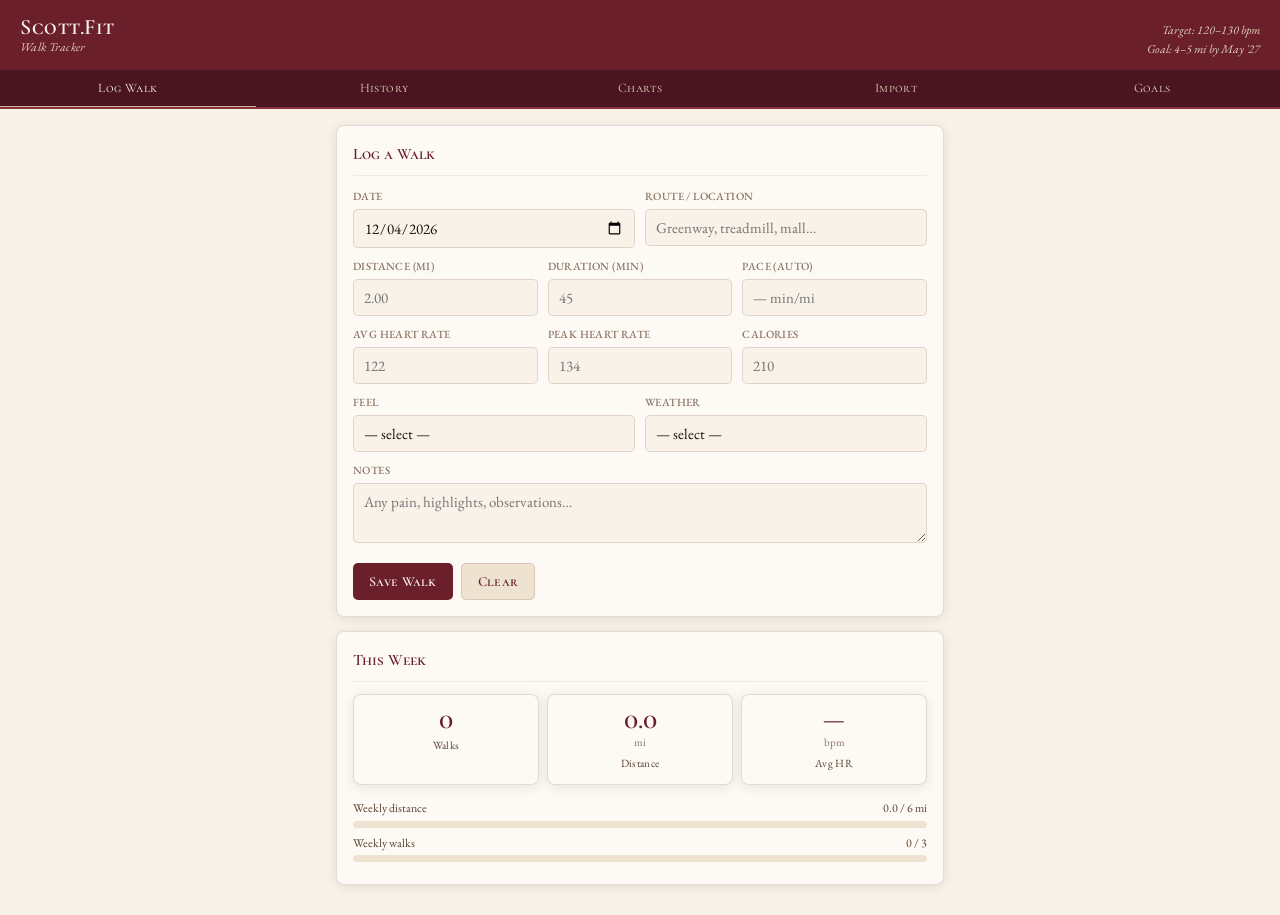
<file: walk-tracker.html>
<!DOCTYPE html>
<html lang="en">
<head>
<meta charset="UTF-8">
<meta name="viewport" content="width=device-width, initial-scale=1, viewport-fit=cover">
<title>Scott.Fit — Walk Tracker</title>
<link rel="preconnect" href="https://fonts.googleapis.com">
<link href="https://fonts.googleapis.com/css2?family=Cormorant+SC:wght@400;600;700&family=EB+Garamond:ital,wght@0,400;0,500;1,400&display=swap" rel="stylesheet">
<style>
/* ── TOKENS ─────────────────────────────────────────────────────── */
:root {
  --burgundy:   #6B1F2A;
  --burgundy-d: #4A1420;
  --burgundy-l: #8B3040;
  --cream:      #F8F2E8;
  --cream-d:    #EDE3D0;
  --tan:        #C8B89A;
  --tan-l:      #DDD0B8;
  --ink:        #1C1008;
  --mid:        #5A4030;
  --muted:      #8A7060;
  --white:      #FDFAF5;
  --border:     rgba(107,31,42,0.15);
  --border-l:   rgba(107,31,42,0.08);
  --shadow:     0 2px 12px rgba(28,16,8,0.10);
  --r:          8px;

  /* heart-rate zones */
  --zone-rest:    #8BA8C4;
  --zone-easy:    #6BAD6B;
  --zone-fat:     #C4A63A;
  --zone-cardio:  #C47A3A;
  --zone-peak:    #B83A3A;
}

/* ── RESET ───────────────────────────────────────────────────────── */
*, *::before, *::after { box-sizing: border-box; margin: 0; padding: 0; }
html { height: 100%; }
body {
  font-family: 'EB Garamond', Georgia, serif;
  background: var(--cream);
  color: var(--ink);
  font-size: 16px;
  line-height: 1.55;
  min-height: 100%;
  padding-bottom: env(safe-area-inset-bottom, 0);
}

/* ── HEADER ──────────────────────────────────────────────────────── */
header {
  background: var(--burgundy);
  color: var(--cream);
  padding: 16px 20px 12px;
  padding-top: calc(16px + env(safe-area-inset-top, 0px));
  display: flex;
  align-items: baseline;
  justify-content: space-between;
  gap: 12px;
}
.app-title {
  font-family: 'Cormorant SC', serif;
  font-size: 22px;
  font-weight: 600;
  letter-spacing: 0.5px;
  line-height: 1;
}
.app-sub {
  font-size: 12px;
  color: var(--tan-l);
  font-style: italic;
  letter-spacing: 0.3px;
}
.header-right { text-align: right; }

/* ── NAV TABS ────────────────────────────────────────────────────── */
nav {
  background: var(--burgundy-d);
  display: flex;
  border-bottom: 2px solid var(--burgundy-l);
  overflow-x: auto;
  -webkit-overflow-scrolling: touch;
}
nav button {
  flex: 1;
  min-width: 80px;
  padding: 10px 6px;
  background: none;
  border: none;
  color: var(--tan-l);
  font-family: 'Cormorant SC', serif;
  font-size: 13px;
  letter-spacing: 0.4px;
  cursor: pointer;
  border-bottom: 3px solid transparent;
  margin-bottom: -2px;
  transition: color 0.15s, border-color 0.15s;
  white-space: nowrap;
}
nav button.active {
  color: var(--cream);
  border-bottom-color: var(--tan);
}
nav button:hover:not(.active) { color: var(--cream-d); }

/* ── PANELS ──────────────────────────────────────────────────────── */
.panel { display: none; padding: 16px; max-width: 640px; margin: 0 auto; }
.panel.active { display: block; }

/* ── CARD ────────────────────────────────────────────────────────── */
.card {
  background: var(--white);
  border: 1px solid var(--border);
  border-radius: var(--r);
  padding: 16px;
  margin-bottom: 14px;
  box-shadow: var(--shadow);
}
.card-title {
  font-family: 'Cormorant SC', serif;
  font-size: 16px;
  font-weight: 600;
  color: var(--burgundy);
  margin-bottom: 12px;
  border-bottom: 1px solid var(--border-l);
  padding-bottom: 8px;
  display: flex;
  justify-content: space-between;
  align-items: center;
}

/* ── FORM ────────────────────────────────────────────────────────── */
.form-row {
  display: grid;
  grid-template-columns: 1fr 1fr;
  gap: 10px;
  margin-bottom: 10px;
}
.form-row.triple { grid-template-columns: 1fr 1fr 1fr; }
.form-row.single { grid-template-columns: 1fr; }
label {
  display: block;
  font-size: 11px;
  font-weight: 500;
  color: var(--muted);
  letter-spacing: 0.4px;
  text-transform: uppercase;
  margin-bottom: 4px;
}
input[type=text], input[type=date], input[type=number], input[type=time], select, textarea {
  width: 100%;
  padding: 8px 10px;
  border: 1px solid var(--border);
  border-radius: 5px;
  background: var(--cream);
  color: var(--ink);
  font-family: 'EB Garamond', Georgia, serif;
  font-size: 15px;
  appearance: none;
  -webkit-appearance: none;
}
input:focus, select:focus, textarea:focus {
  outline: none;
  border-color: var(--burgundy);
  background: var(--white);
}
textarea { resize: vertical; min-height: 60px; }

/* ── BUTTONS ─────────────────────────────────────────────────────── */
.btn {
  display: inline-flex;
  align-items: center;
  gap: 6px;
  padding: 9px 16px;
  border-radius: 5px;
  border: none;
  cursor: pointer;
  font-family: 'Cormorant SC', serif;
  font-size: 14px;
  font-weight: 600;
  letter-spacing: 0.3px;
  transition: background 0.15s, transform 0.1s;
}
.btn:active { transform: scale(0.97); }
.btn-primary { background: var(--burgundy); color: var(--cream); }
.btn-primary:hover { background: var(--burgundy-l); }
.btn-secondary { background: var(--cream-d); color: var(--burgundy); border: 1px solid var(--border); }
.btn-secondary:hover { background: var(--tan-l); }
.btn-danger { background: #C04040; color: white; }
.btn-sm { padding: 5px 10px; font-size: 12px; }
.btn-row { display: flex; gap: 8px; flex-wrap: wrap; margin-top: 12px; }

/* ── STAT TILES ──────────────────────────────────────────────────── */
.tiles {
  display: grid;
  grid-template-columns: repeat(3, 1fr);
  gap: 8px;
  margin-bottom: 14px;
}
.tile {
  background: var(--white);
  border: 1px solid var(--border);
  border-radius: var(--r);
  padding: 12px 10px;
  text-align: center;
  box-shadow: var(--shadow);
}
.tile-val {
  font-family: 'Cormorant SC', serif;
  font-size: 26px;
  font-weight: 600;
  color: var(--burgundy);
  line-height: 1;
}
.tile-unit {
  font-size: 11px;
  color: var(--muted);
  margin-top: 1px;
}
.tile-label {
  font-size: 11px;
  color: var(--mid);
  margin-top: 4px;
  letter-spacing: 0.3px;
}

/* ── WALK LIST ───────────────────────────────────────────────────── */
.walk-item {
  border-bottom: 1px solid var(--border-l);
  padding: 10px 0;
  display: grid;
  grid-template-columns: auto 1fr auto;
  gap: 10px;
  align-items: start;
}
.walk-item:last-child { border-bottom: none; }
.walk-date-box {
  text-align: center;
  background: var(--cream-d);
  border-radius: 5px;
  padding: 4px 8px;
  min-width: 46px;
}
.walk-date-mon { font-size: 10px; color: var(--burgundy); font-weight: 600; letter-spacing: 0.5px; }
.walk-date-day { font-size: 20px; font-family: 'Cormorant SC', serif; color: var(--ink); line-height: 1; }
.walk-main { flex: 1; }
.walk-title { font-weight: 500; font-size: 15px; }
.walk-meta { font-size: 13px; color: var(--mid); line-height: 1.8; }
.walk-chips { display: flex; gap: 5px; flex-wrap: wrap; margin-top: 4px; }
.chip {
  font-size: 11px;
  padding: 2px 7px;
  border-radius: 10px;
  font-family: 'EB Garamond', serif;
}
.chip-dist { background: #E8EEF8; color: #2A4080; }
.chip-time { background: #EAF3EA; color: #2A5030; }
.chip-pace { background: #F3EAF0; color: #501840; }
.chip-hr   { background: #F3EDE0; color: #5A3800; }
.chip-cal  { background: #EAEEF0; color: #204050; }
.walk-actions { display: flex; gap: 4px; padding-top: 2px; }
.icon-btn {
  background: none; border: none; cursor: pointer;
  color: var(--muted); font-size: 16px; padding: 2px 4px;
  border-radius: 4px; line-height: 1;
}
.icon-btn:hover { color: var(--burgundy); background: var(--cream-d); }

/* ── CHART ───────────────────────────────────────────────────────── */
.chart-wrap { overflow-x: auto; }
svg.chart { display: block; width: 100%; min-width: 280px; }
.chart-legend { display: flex; gap: 12px; flex-wrap: wrap; margin-top: 8px; }
.legend-item { display: flex; align-items: center; gap: 5px; font-size: 12px; color: var(--mid); }
.legend-dot { width: 9px; height: 9px; border-radius: 50%; flex-shrink: 0; }

/* ── HR ZONE BAR ────────────────────────────────────────────────── */
.hr-zone-bar {
  height: 8px; border-radius: 4px; margin: 8px 0 4px;
  background: linear-gradient(to right,
    var(--zone-rest) 0% 20%,
    var(--zone-easy) 20% 40%,
    var(--zone-fat)  40% 60%,
    var(--zone-cardio) 60% 80%,
    var(--zone-peak) 80% 100%);
  position: relative;
}
.hr-marker {
  position: absolute; top: -3px;
  width: 14px; height: 14px; border-radius: 50%;
  border: 2px solid white;
  transform: translateX(-50%);
  box-shadow: 0 1px 4px rgba(0,0,0,0.3);
}

/* ── PROGRESS BAR ────────────────────────────────────────────────── */
.progress-wrap { margin: 6px 0; }
.progress-label { display: flex; justify-content: space-between; font-size: 12px; color: var(--mid); margin-bottom: 3px; }
.progress-track {
  height: 7px; background: var(--cream-d); border-radius: 4px; overflow: hidden;
}
.progress-fill {
  height: 100%; border-radius: 4px; background: var(--burgundy);
  transition: width 0.4s ease;
}

/* ── IMPORT ZONE ─────────────────────────────────────────────────── */
.drop-zone {
  border: 2px dashed var(--tan);
  border-radius: var(--r);
  padding: 24px;
  text-align: center;
  color: var(--muted);
  cursor: pointer;
  transition: border-color 0.2s, background 0.2s;
  margin-bottom: 12px;
}
.drop-zone.drag-over { border-color: var(--burgundy); background: var(--cream-d); }
.drop-zone p { font-size: 14px; margin-top: 6px; }
.import-result {
  font-size: 13px; color: var(--mid);
  background: var(--cream-d); border-radius: 5px;
  padding: 8px 12px; margin-top: 8px;
  display: none;
}

/* ── TOAST ───────────────────────────────────────────────────────── */
#toast {
  position: fixed; bottom: 24px; left: 50%; transform: translateX(-50%) translateY(80px);
  background: var(--burgundy-d); color: var(--cream);
  padding: 10px 20px; border-radius: 20px;
  font-size: 14px; font-family: 'Cormorant SC', serif; font-weight: 600;
  box-shadow: 0 4px 16px rgba(0,0,0,0.3);
  transition: transform 0.25s ease, opacity 0.25s ease;
  opacity: 0; pointer-events: none; z-index: 100;
  white-space: nowrap;
}
#toast.show { transform: translateX(-50%) translateY(0); opacity: 1; }

/* ── MISC ────────────────────────────────────────────────────────── */
.section-gap { margin-top: 20px; }
.empty-state { text-align: center; color: var(--muted); padding: 32px 0; font-style: italic; }
.goal-row { display: flex; justify-content: space-between; align-items: center; }
.divider { border: none; border-top: 1px solid var(--border-l); margin: 12px 0; }
.tag-row { display: flex; gap: 6px; flex-wrap: wrap; margin-top: 6px; }
.tag {
  font-size: 12px; padding: 3px 9px; border-radius: 10px; cursor: pointer;
  background: var(--cream-d); color: var(--mid); border: 1px solid var(--border);
  transition: background 0.15s;
  font-family: 'EB Garamond', serif;
}
.tag.selected { background: var(--burgundy); color: var(--cream); border-color: var(--burgundy); }

@media (prefers-color-scheme: dark) {
  :root {
    --cream: #1E1510; --cream-d: #2A1E16; --white: #251A12;
    --tan: #8A7050; --tan-l: #AA9070; --border: rgba(200,160,100,0.2);
    --border-l: rgba(200,160,100,0.1); --ink: #F0E8DC; --mid: #C0A888;
    --muted: #907060;
  }
}
</style>
</head>
<body>

<header>
  <div>
    <div class="app-title">Scott.Fit</div>
    <div class="app-sub">Walk Tracker</div>
  </div>
  <div class="header-right" style="font-size:12px;color:var(--tan-l);font-style:italic;">
    Target: 120–130 bpm<br>Goal: 4–5 mi by May '27
  </div>
</header>

<nav>
  <button class="active" onclick="showTab('log')">Log Walk</button>
  <button onclick="showTab('history')">History</button>
  <button onclick="showTab('charts')">Charts</button>
  <button onclick="showTab('import')">Import</button>
  <button onclick="showTab('goals')">Goals</button>
</nav>

<!-- ══════════════════════════════════════════════════════ -->
<!-- LOG TAB                                               -->
<!-- ══════════════════════════════════════════════════════ -->
<div id="tab-log" class="panel active">

  <div class="card">
    <div class="card-title">Log a Walk</div>

    <div class="form-row">
      <div>
        <label>Date</label>
        <input type="date" id="inp-date">
      </div>
      <div>
        <label>Route / Location</label>
        <input type="text" id="inp-route" placeholder="Greenway, treadmill, mall…">
      </div>
    </div>

    <div class="form-row triple">
      <div>
        <label>Distance (mi)</label>
        <input type="number" id="inp-dist" step="0.01" min="0" placeholder="2.00">
      </div>
      <div>
        <label>Duration (min)</label>
        <input type="number" id="inp-dur" step="1" min="0" placeholder="45">
      </div>
      <div>
        <label>Pace (auto)</label>
        <input type="text" id="inp-pace" readonly placeholder="— min/mi" style="color:var(--muted)">
      </div>
    </div>

    <div class="form-row triple">
      <div>
        <label>Avg Heart Rate</label>
        <input type="number" id="inp-hr-avg" step="1" min="50" max="220" placeholder="122">
      </div>
      <div>
        <label>Peak Heart Rate</label>
        <input type="number" id="inp-hr-peak" step="1" min="50" max="220" placeholder="134">
      </div>
      <div>
        <label>Calories</label>
        <input type="number" id="inp-cal" step="1" min="0" placeholder="210">
      </div>
    </div>

    <div class="form-row">
      <div>
        <label>Feel</label>
        <select id="inp-feel">
          <option value="">— select —</option>
          <option value="great">Great 💪</option>
          <option value="good">Good 👍</option>
          <option value="ok">OK 😐</option>
          <option value="tired">Tired 😓</option>
          <option value="tough">Tough 😤</option>
        </select>
      </div>
      <div>
        <label>Weather</label>
        <select id="inp-weather">
          <option value="">— select —</option>
          <option value="sunny">Sunny ☀️</option>
          <option value="cloudy">Cloudy ☁️</option>
          <option value="rainy">Rainy 🌧</option>
          <option value="snow">Snow ❄️</option>
          <option value="treadmill">Treadmill 🏠</option>
          <option value="hot">Hot 🥵</option>
          <option value="cold">Cold 🥶</option>
        </select>
      </div>
    </div>

    <div class="form-row single">
      <div>
        <label>Notes</label>
        <textarea id="inp-notes" placeholder="Any pain, highlights, observations…"></textarea>
      </div>
    </div>

    <div class="btn-row">
      <button class="btn btn-primary" onclick="saveWalk()">Save Walk</button>
      <button class="btn btn-secondary" onclick="clearForm()">Clear</button>
    </div>
  </div>

  <!-- Quick stats -->
  <div class="card">
    <div class="card-title">This Week</div>
    <div class="tiles" id="week-tiles">
      <div class="tile"><div class="tile-val" id="wk-walks">—</div><div class="tile-label">Walks</div></div>
      <div class="tile"><div class="tile-val" id="wk-dist">—</div><div class="tile-unit">mi</div><div class="tile-label">Distance</div></div>
      <div class="tile"><div class="tile-val" id="wk-hr">—</div><div class="tile-unit">bpm</div><div class="tile-label">Avg HR</div></div>
    </div>
    <div class="progress-wrap">
      <div class="progress-label"><span>Weekly distance</span><span id="wk-dist-label">0 / 6 mi</span></div>
      <div class="progress-track"><div class="progress-fill" id="wk-dist-bar" style="width:0%"></div></div>
    </div>
    <div class="progress-wrap">
      <div class="progress-label"><span>Weekly walks</span><span id="wk-walks-label">0 / 3</span></div>
      <div class="progress-track"><div class="progress-fill" id="wk-walks-bar" style="width:0%"></div></div>
    </div>
  </div>
</div>

<!-- ══════════════════════════════════════════════════════ -->
<!-- HISTORY TAB                                           -->
<!-- ══════════════════════════════════════════════════════ -->
<div id="tab-history" class="panel">
  <div class="card">
    <div class="card-title">
      Walk History
      <div style="display:flex;gap:6px;align-items:center;">
        <select id="hist-filter" onchange="renderHistory()" style="font-size:12px;padding:4px 6px;">
          <option value="all">All time</option>
          <option value="30">Last 30 days</option>
          <option value="90">Last 90 days</option>
          <option value="7">This week</option>
        </select>
      </div>
    </div>
    <div id="history-list"><div class="empty-state">No walks logged yet.</div></div>
  </div>

  <!-- All-time stats -->
  <div class="card">
    <div class="card-title">All-Time Stats</div>
    <div class="tiles">
      <div class="tile"><div class="tile-val" id="at-walks">—</div><div class="tile-label">Total Walks</div></div>
      <div class="tile"><div class="tile-val" id="at-dist">—</div><div class="tile-unit">mi</div><div class="tile-label">Total Dist</div></div>
      <div class="tile"><div class="tile-val" id="at-hr">—</div><div class="tile-unit">bpm</div><div class="tile-label">Avg HR</div></div>
    </div>
    <div class="tiles">
      <div class="tile"><div class="tile-val" id="at-best">—</div><div class="tile-unit">mi</div><div class="tile-label">Best Walk</div></div>
      <div class="tile"><div class="tile-val" id="at-pace">—</div><div class="tile-unit">min/mi</div><div class="tile-label">Best Pace</div></div>
      <div class="tile"><div class="tile-val" id="at-streak">—</div><div class="tile-unit">wks</div><div class="tile-label">Streak</div></div>
    </div>
  </div>
</div>

<!-- ══════════════════════════════════════════════════════ -->
<!-- CHARTS TAB                                            -->
<!-- ══════════════════════════════════════════════════════ -->
<div id="tab-charts" class="panel">

  <div class="card">
    <div class="card-title">Distance — Last 12 Weeks</div>
    <div class="chart-wrap"><svg id="chart-dist" class="chart" height="160"></svg></div>
  </div>

  <div class="card">
    <div class="card-title">Heart Rate — Last 20 Walks</div>
    <div class="chart-wrap"><svg id="chart-hr" class="chart" height="160"></svg></div>
    <div class="chart-legend">
      <div class="legend-item"><div class="legend-dot" style="background:var(--zone-easy)"></div>Easy (&lt;110)</div>
      <div class="legend-item"><div class="legend-dot" style="background:var(--zone-fat)"></div>Fat burn (110–119)</div>
      <div class="legend-item"><div class="legend-dot" style="background:var(--zone-cardio)"></div>Target (120–130)</div>
      <div class="legend-item"><div class="legend-dot" style="background:var(--zone-peak)"></div>High (&gt;130)</div>
    </div>
  </div>

  <div class="card">
    <div class="card-title">Pace Trend — Last 20 Walks</div>
    <div class="chart-wrap"><svg id="chart-pace" class="chart" height="130"></svg></div>
    <div style="font-size:12px;color:var(--muted);margin-top:4px;font-style:italic;">Lower = faster pace</div>
  </div>

</div>

<!-- ══════════════════════════════════════════════════════ -->
<!-- IMPORT TAB                                            -->
<!-- ══════════════════════════════════════════════════════ -->
<div id="tab-import" class="panel">
  <div class="card">
    <div class="card-title">Import from Apple Health</div>

    <p style="font-size:14px;color:var(--mid);margin-bottom:12px;line-height:1.6;">
      Export your Apple Health data on your iPhone, then import the <strong>export.xml</strong> file here.
      Only walking workouts are imported — all other data is ignored.
    </p>

    <details style="margin-bottom:14px;">
      <summary style="cursor:pointer;font-size:13px;color:var(--burgundy);font-weight:500;">How to export from Apple Health →</summary>
      <ol style="font-size:13px;color:var(--mid);line-height:2;margin:10px 0 0 16px;">
        <li>Open the <strong>Health</strong> app on your iPhone</li>
        <li>Tap your profile picture (top right)</li>
        <li>Tap <strong>Export All Health Data</strong></li>
        <li>Tap <strong>Export</strong> and wait (may take a minute)</li>
        <li>Share the ZIP file to your Mac via AirDrop or Files</li>
        <li>Unzip it — find <strong>apple_health_export/export.xml</strong></li>
        <li>Drop that file into the box below</li>
      </ol>
    </details>

    <div class="drop-zone" id="drop-zone"
      ondragover="event.preventDefault();this.classList.add('drag-over')"
      ondragleave="this.classList.remove('drag-over')"
      ondrop="handleDrop(event)"
      onclick="document.getElementById('file-input').click()">
      <div style="font-size:32px;">📂</div>
      <p>Drop <strong>export.xml</strong> here, or tap to browse</p>
      <p style="font-size:12px;margin-top:4px;">File stays on your device — never uploaded anywhere</p>
    </div>
    <input type="file" id="file-input" accept=".xml" style="display:none" onchange="handleFile(this.files[0])">

    <div class="import-result" id="import-result"></div>

    <div style="margin-top:12px;">
      <label style="font-size:12px;">Import mode</label>
      <div style="display:flex;gap:10px;margin-top:4px;">
        <label style="text-transform:none;font-size:14px;display:flex;align-items:center;gap:6px;">
          <input type="radio" name="import-mode" value="merge" checked> Merge (skip duplicates)
        </label>
        <label style="text-transform:none;font-size:14px;display:flex;align-items:center;gap:6px;">
          <input type="radio" name="import-mode" value="replace"> Replace all
        </label>
      </div>
    </div>
  </div>

  <div class="card">
    <div class="card-title">Export / Backup</div>
    <div class="btn-row">
      <button class="btn btn-secondary" onclick="exportJSON()">📦 JSON Backup</button>
      <button class="btn btn-secondary" onclick="exportCSV()">📊 CSV for Numbers</button>
      <button class="btn btn-secondary" onclick="document.getElementById('restore-input').click()">↩️ Restore Backup</button>
    </div>
    <input type="file" id="restore-input" accept=".json" style="display:none" onchange="restoreBackup(this)">
  </div>
</div>

<!-- ══════════════════════════════════════════════════════ -->
<!-- GOALS TAB                                             -->
<!-- ══════════════════════════════════════════════════════ -->
<div id="tab-goals" class="panel">
  <div class="card">
    <div class="card-title">Weekly Goals</div>
    <div class="form-row">
      <div>
        <label>Walks per week</label>
        <input type="number" id="goal-walks" min="1" max="7" value="3">
      </div>
      <div>
        <label>Miles per week</label>
        <input type="number" id="goal-dist" step="0.5" min="1" value="6">
      </div>
    </div>
    <div class="form-row">
      <div>
        <label>Target HR low (bpm)</label>
        <input type="number" id="goal-hr-lo" min="60" max="200" value="120">
      </div>
      <div>
        <label>Target HR high (bpm)</label>
        <input type="number" id="goal-hr-hi" min="60" max="220" value="130">
      </div>
    </div>
    <button class="btn btn-primary" onclick="saveGoals()" style="margin-top:8px;">Save Goals</button>
  </div>

  <div class="card">
    <div class="card-title">Long-Term Target</div>
    <div class="form-row">
      <div>
        <label>Target long walk (mi)</label>
        <input type="number" id="goal-long" step="0.5" min="1" value="5">
      </div>
      <div>
        <label>Target date</label>
        <input type="date" id="goal-date" value="2027-05-30">
      </div>
    </div>
    <div id="goal-progress-section" style="margin-top:12px;"></div>
    <button class="btn btn-primary" onclick="saveGoals()" style="margin-top:8px;">Save Goals</button>
  </div>

  <div class="card">
    <div class="card-title" style="color:#B83A3A;">Danger Zone</div>
    <p style="font-size:13px;color:var(--muted);margin-bottom:10px;">Permanently delete all walk data. Cannot be undone.</p>
    <button class="btn btn-danger btn-sm" onclick="clearAllData()">Delete All Data</button>
  </div>
</div>

<div id="toast"></div>

<!-- Edit modal -->
<div id="edit-modal" style="display:none;position:fixed;inset:0;background:rgba(0,0,0,0.5);z-index:200;overflow-y:auto;">
  <div style="background:var(--white);border-radius:var(--r);margin:20px auto;max-width:480px;padding:20px;">
    <div class="card-title">Edit Walk <button onclick="closeEdit()" style="background:none;border:none;cursor:pointer;font-size:18px;color:var(--muted);">✕</button></div>
    <div id="edit-form-body"></div>
    <div class="btn-row">
      <button class="btn btn-primary" onclick="saveEdit()">Save</button>
      <button class="btn btn-secondary" onclick="closeEdit()">Cancel</button>
    </div>
  </div>
</div>

<script>
// ── STORAGE KEY ───────────────────────────────────────────────────
const STORE  = 'scottfit_walks_v1';
const GSTORE = 'scottfit_walk_goals_v1';

// ── DATA LAYER ────────────────────────────────────────────────────
function loadWalks() {
  try { return JSON.parse(localStorage.getItem(STORE) || '[]'); } catch { return []; }
}
function saveWalks(arr) {
  localStorage.setItem(STORE, JSON.stringify(arr));
}
function loadGoals() {
  try {
    return JSON.parse(localStorage.getItem(GSTORE) || 'null') || {
      walksPerWeek: 3, milesPerWeek: 6,
      hrLo: 120, hrHi: 130,
      longTarget: 5, targetDate: '2027-05-30'
    };
  } catch { return { walksPerWeek: 3, milesPerWeek: 6, hrLo: 120, hrHi: 130, longTarget: 5, targetDate: '2027-05-30' }; }
}

// ── TABS ──────────────────────────────────────────────────────────
function showTab(id) {
  document.querySelectorAll('.panel').forEach(p => p.classList.remove('active'));
  document.querySelectorAll('nav button').forEach(b => b.classList.remove('active'));
  document.getElementById('tab-' + id).classList.add('active');
  event.currentTarget.classList.add('active');
  if (id === 'history') renderHistory();
  if (id === 'charts')  renderCharts();
  if (id === 'goals')   renderGoals();
  if (id === 'log')     renderWeekStats();
}

// ── FORM HELPERS ──────────────────────────────────────────────────
function calcPace(dist, dur) {
  if (!dist || !dur || dist <= 0) return '';
  const mpm = dur / dist;
  const min = Math.floor(mpm);
  const sec = Math.round((mpm - min) * 60);
  return `${min}:${sec.toString().padStart(2,'0')} /mi`;
}

document.getElementById('inp-dist').addEventListener('input', updatePace);
document.getElementById('inp-dur').addEventListener('input', updatePace);
function updatePace() {
  const d = parseFloat(document.getElementById('inp-dist').value);
  const t = parseFloat(document.getElementById('inp-dur').value);
  document.getElementById('inp-pace').value = calcPace(d, t) || '— min/mi';
}

// Set today's date on load
document.getElementById('inp-date').value = new Date().toISOString().slice(0, 10);

function clearForm() {
  ['inp-route','inp-notes'].forEach(id => document.getElementById(id).value = '');
  ['inp-dist','inp-dur','inp-hr-avg','inp-hr-peak','inp-cal'].forEach(id => document.getElementById(id).value = '');
  ['inp-feel','inp-weather'].forEach(id => document.getElementById(id).value = '');
  document.getElementById('inp-pace').value = '— min/mi';
  document.getElementById('inp-date').value = new Date().toISOString().slice(0, 10);
}

// ── SAVE WALK ─────────────────────────────────────────────────────
function saveWalk(data) {
  const w = data || {
    id:      Date.now().toString(),
    date:    document.getElementById('inp-date').value,
    route:   document.getElementById('inp-route').value.trim(),
    dist:    parseFloat(document.getElementById('inp-dist').value) || null,
    dur:     parseFloat(document.getElementById('inp-dur').value) || null,
    hrAvg:   parseInt(document.getElementById('inp-hr-avg').value) || null,
    hrPeak:  parseInt(document.getElementById('inp-hr-peak').value) || null,
    cal:     parseInt(document.getElementById('inp-cal').value) || null,
    feel:    document.getElementById('inp-feel').value,
    weather: document.getElementById('inp-weather').value,
    notes:   document.getElementById('inp-notes').value.trim(),
    source:  'manual',
  };
  if (w.dist && w.dur) w.pace = w.dur / w.dist;

  if (!data) {
    if (!w.date) { toast('Please enter a date'); return; }
    if (!w.dist && !w.dur) { toast('Enter at least distance or duration'); return; }
  }

  const walks = loadWalks();
  walks.push(w);
  walks.sort((a, b) => b.date.localeCompare(a.date));
  saveWalks(walks);
  if (!data) { clearForm(); toast('Walk saved ✓'); }
  renderWeekStats();
  return w;
}

// ── WEEK STATS ────────────────────────────────────────────────────
function renderWeekStats() {
  const goals = loadGoals();
  const walks = loadWalks();
  const now   = new Date();
  const dayOfWeek = now.getDay(); // 0=Sun
  const monday = new Date(now);
  monday.setDate(now.getDate() - ((dayOfWeek + 6) % 7));
  monday.setHours(0,0,0,0);

  const thisWeek = walks.filter(w => new Date(w.date) >= monday);
  const dist = thisWeek.reduce((s, w) => s + (w.dist || 0), 0);
  const hrVals = thisWeek.filter(w => w.hrAvg).map(w => w.hrAvg);
  const avgHR = hrVals.length ? Math.round(hrVals.reduce((a,b)=>a+b,0)/hrVals.length) : null;

  document.getElementById('wk-walks').textContent = thisWeek.length;
  document.getElementById('wk-dist').textContent  = dist.toFixed(1);
  document.getElementById('wk-hr').textContent    = avgHR || '—';

  const distPct  = Math.min(100, (dist / (goals.milesPerWeek || 6)) * 100);
  const walksPct = Math.min(100, (thisWeek.length / (goals.walksPerWeek || 3)) * 100);
  document.getElementById('wk-dist-bar').style.width  = distPct + '%';
  document.getElementById('wk-walks-bar').style.width = walksPct + '%';
  document.getElementById('wk-dist-label').textContent  = `${dist.toFixed(1)} / ${goals.milesPerWeek || 6} mi`;
  document.getElementById('wk-walks-label').textContent = `${thisWeek.length} / ${goals.walksPerWeek || 3}`;
}

// ── HISTORY ───────────────────────────────────────────────────────
function renderHistory() {
  const filterVal = parseInt(document.getElementById('hist-filter').value) || 0;
  let walks = loadWalks();
  if (filterVal) {
    const cutoff = new Date();
    cutoff.setDate(cutoff.getDate() - filterVal);
    walks = walks.filter(w => new Date(w.date) >= cutoff);
  }

  const list = document.getElementById('history-list');
  if (!walks.length) {
    list.innerHTML = '<div class="empty-state">No walks in this period.</div>';
  } else {
    list.innerHTML = walks.map(w => {
      const d = new Date(w.date + 'T12:00:00');
      const mon = d.toLocaleString('en-US', { month: 'short' }).toUpperCase();
      const day = d.getDate();
      const chips = [
        w.dist  ? `<span class="chip chip-dist">${w.dist.toFixed(2)} mi</span>` : '',
        w.dur   ? `<span class="chip chip-time">${w.dur} min</span>` : '',
        w.pace  ? `<span class="chip chip-pace">${fmtPace(w.pace)}</span>` : '',
        w.hrAvg ? `<span class="chip chip-hr">♥ ${w.hrAvg}${w.hrPeak ? '/' + w.hrPeak : ''} bpm</span>` : '',
        w.cal   ? `<span class="chip chip-cal">${w.cal} cal</span>` : '',
      ].join('');
      const feel = { great:'💪', good:'👍', ok:'😐', tired:'😓', tough:'😤' }[w.feel] || '';
      const wx   = { sunny:'☀️', cloudy:'☁️', rainy:'🌧', snow:'❄️', treadmill:'🏠', hot:'🥵', cold:'🥶' }[w.weather] || '';
      const src  = w.source === 'apple-health' ? ' <span style="font-size:10px;color:var(--muted)">⌚ AW</span>' : '';
      return `<div class="walk-item">
        <div class="walk-date-box"><div class="walk-date-mon">${mon}</div><div class="walk-date-day">${day}</div></div>
        <div class="walk-main">
          <div class="walk-title">${w.route || 'Walk'}${src} ${feel} ${wx}</div>
          <div class="walk-chips">${chips}</div>
          ${w.notes ? `<div class="walk-meta" style="margin-top:4px;font-style:italic;">"${w.notes}"</div>` : ''}
        </div>
        <div class="walk-actions">
          <button class="icon-btn" onclick="editWalk('${w.id}')" title="Edit">✏️</button>
          <button class="icon-btn" onclick="deleteWalk('${w.id}')" title="Delete">🗑</button>
        </div>
      </div>`;
    }).join('');
  }

  // All-time stats
  const all = loadWalks();
  const allDist  = all.reduce((s, w) => s + (w.dist || 0), 0);
  const allHR    = all.filter(w => w.hrAvg).map(w => w.hrAvg);
  const avgAllHR = allHR.length ? Math.round(allHR.reduce((a,b)=>a+b,0)/allHR.length) : null;
  const bestDist = all.length ? Math.max(...all.map(w => w.dist || 0)) : 0;
  const paceWalks = all.filter(w => w.pace);
  const bestPace = paceWalks.length ? Math.min(...paceWalks.map(w => w.pace)) : null;
  const streak = calcStreak(all);

  document.getElementById('at-walks').textContent = all.length;
  document.getElementById('at-dist').textContent  = allDist.toFixed(1);
  document.getElementById('at-hr').textContent    = avgAllHR || '—';
  document.getElementById('at-best').textContent  = bestDist.toFixed(2);
  document.getElementById('at-pace').textContent  = bestPace ? fmtPace(bestPace) : '—';
  document.getElementById('at-streak').textContent = streak;
}

function calcStreak(walks) {
  if (!walks.length) return 0;
  // Count consecutive weeks with at least 1 walk
  const weeks = new Set(walks.map(w => {
    const d = new Date(w.date + 'T12:00:00');
    const dayOfWeek = (d.getDay() + 6) % 7;
    const monday = new Date(d);
    monday.setDate(d.getDate() - dayOfWeek);
    return monday.toISOString().slice(0, 10);
  }));
  const sorted = [...weeks].sort().reverse();
  if (!sorted.length) return 0;
  let streak = 1;
  for (let i = 1; i < sorted.length; i++) {
    const a = new Date(sorted[i-1]);
    const b = new Date(sorted[i]);
    const diff = (a - b) / (7 * 24 * 3600 * 1000);
    if (Math.round(diff) === 1) streak++;
    else break;
  }
  return streak;
}

function fmtPace(mpm) {
  const min = Math.floor(mpm);
  const sec = Math.round((mpm - min) * 60);
  return `${min}:${sec.toString().padStart(2,'0')}`;
}

// ── EDIT / DELETE ─────────────────────────────────────────────────
let editingId = null;
function editWalk(id) {
  const walks = loadWalks();
  const w = walks.find(x => x.id === id);
  if (!w) return;
  editingId = id;
  document.getElementById('edit-form-body').innerHTML = `
    <div class="form-row"><div><label>Date</label><input type="date" id="e-date" value="${w.date}"></div>
    <div><label>Route</label><input type="text" id="e-route" value="${w.route || ''}"></div></div>
    <div class="form-row triple">
      <div><label>Distance (mi)</label><input type="number" id="e-dist" step="0.01" value="${w.dist || ''}"></div>
      <div><label>Duration (min)</label><input type="number" id="e-dur" value="${w.dur || ''}"></div>
      <div><label>Calories</label><input type="number" id="e-cal" value="${w.cal || ''}"></div>
    </div>
    <div class="form-row triple">
      <div><label>Avg HR</label><input type="number" id="e-hr-avg" value="${w.hrAvg || ''}"></div>
      <div><label>Peak HR</label><input type="number" id="e-hr-peak" value="${w.hrPeak || ''}"></div>
      <div><label>Feel</label><select id="e-feel">
        <option value="">—</option>
        <option value="great" ${w.feel==='great'?'selected':''}>Great 💪</option>
        <option value="good" ${w.feel==='good'?'selected':''}>Good 👍</option>
        <option value="ok" ${w.feel==='ok'?'selected':''}>OK 😐</option>
        <option value="tired" ${w.feel==='tired'?'selected':''}>Tired 😓</option>
        <option value="tough" ${w.feel==='tough'?'selected':''}>Tough 😤</option>
      </select></div>
    </div>
    <div class="form-row single"><div><label>Notes</label><textarea id="e-notes">${w.notes || ''}</textarea></div></div>`;
  document.getElementById('edit-modal').style.display = 'block';
}
function saveEdit() {
  const walks = loadWalks();
  const idx = walks.findIndex(x => x.id === editingId);
  if (idx === -1) return;
  const w = walks[idx];
  w.date   = document.getElementById('e-date').value;
  w.route  = document.getElementById('e-route').value.trim();
  w.dist   = parseFloat(document.getElementById('e-dist').value) || null;
  w.dur    = parseFloat(document.getElementById('e-dur').value) || null;
  w.hrAvg  = parseInt(document.getElementById('e-hr-avg').value) || null;
  w.hrPeak = parseInt(document.getElementById('e-hr-peak').value) || null;
  w.cal    = parseInt(document.getElementById('e-cal').value) || null;
  w.feel   = document.getElementById('e-feel').value;
  w.notes  = document.getElementById('e-notes').value.trim();
  if (w.dist && w.dur) w.pace = w.dur / w.dist;
  saveWalks(walks);
  closeEdit();
  renderHistory();
  toast('Walk updated ✓');
}
function closeEdit() {
  document.getElementById('edit-modal').style.display = 'none';
  editingId = null;
}
function deleteWalk(id) {
  if (!confirm('Delete this walk?')) return;
  const walks = loadWalks().filter(w => w.id !== id);
  saveWalks(walks);
  renderHistory();
  renderWeekStats();
  toast('Walk deleted');
}

// ── CHARTS ───────────────────────────────────────────────────────
function renderCharts() {
  const walks = loadWalks();
  renderDistChart(walks);
  renderHRChart(walks);
  renderPaceChart(walks);
}

function renderDistChart(walks) {
  // Group by week (last 12 weeks)
  const now = new Date();
  const weeks = [];
  for (let i = 11; i >= 0; i--) {
    const monday = new Date(now);
    monday.setDate(now.getDate() - ((now.getDay() + 6) % 7) - i * 7);
    monday.setHours(0,0,0,0);
    const sunday = new Date(monday); sunday.setDate(monday.getDate() + 6);
    const label = monday.toLocaleString('en-US', { month: 'short', day: 'numeric' });
    const total = walks
      .filter(w => { const d = new Date(w.date+'T12:00:00'); return d >= monday && d <= sunday; })
      .reduce((s, w) => s + (w.dist || 0), 0);
    weeks.push({ label, total });
  }
  const goals = loadGoals();
  const target = goals.milesPerWeek || 6;
  const max = Math.max(target * 1.3, ...weeks.map(w => w.total), 0.1);

  const svg = document.getElementById('chart-dist');
  const W = svg.parentElement.offsetWidth || 320;
  const H = 160; const pad = { t: 16, r: 8, b: 36, l: 32 };
  const cw = W - pad.l - pad.r;
  const ch = H - pad.t - pad.b;
  const bw = Math.max(4, cw / weeks.length - 3);

  let s = `<svg viewBox="0 0 ${W} ${H}" xmlns="http://www.w3.org/2000/svg" style="width:100%;height:${H}px">`;
  // Grid & target line
  const ty = pad.t + ch - (target / max) * ch;
  s += `<line x1="${pad.l}" x2="${W-pad.r}" y1="${ty}" y2="${ty}" stroke="#C8B89A" stroke-dasharray="4,3" stroke-width="1"/>`;
  s += `<text x="${W-pad.r}" y="${ty-3}" fill="#8A7060" font-size="10" text-anchor="end">goal</text>`;
  // Y axis
  [0, max/2, max].forEach(v => {
    const y = pad.t + ch - (v / max) * ch;
    s += `<text x="${pad.l - 4}" y="${y + 4}" fill="#8A7060" font-size="10" text-anchor="end">${v.toFixed(0)}</text>`;
    s += `<line x1="${pad.l}" x2="${W-pad.r}" y1="${y}" y2="${y}" stroke="rgba(107,31,42,0.07)" stroke-width="1"/>`;
  });
  weeks.forEach((wk, i) => {
    const x = pad.l + i * (cw / weeks.length) + (cw / weeks.length - bw) / 2;
    const bh = (wk.total / max) * ch;
    const y = pad.t + ch - bh;
    const fill = wk.total >= target ? '#6B1F2A' : wk.total > 0 ? '#C8B89A' : 'rgba(107,31,42,0.1)';
    s += `<rect x="${x.toFixed(1)}" y="${y.toFixed(1)}" width="${bw}" height="${Math.max(2, bh).toFixed(1)}" rx="2" fill="${fill}"/>`;
    if (wk.total > 0) s += `<text x="${(x + bw/2).toFixed(1)}" y="${(y-3).toFixed(1)}" fill="#6B1F2A" font-size="9" text-anchor="middle">${wk.total.toFixed(1)}</text>`;
    // X label every 3 weeks
    if (i % 3 === 0) s += `<text x="${(x + bw/2).toFixed(1)}" y="${H - pad.b + 14}" fill="#8A7060" font-size="9" text-anchor="middle">${wk.label}</text>`;
  });
  s += '</svg>';
  svg.outerHTML = s;
}

function renderHRChart(walks) {
  const goals = loadGoals();
  const recent = [...walks].filter(w => w.hrAvg).slice(0, 20).reverse();
  const svg = document.getElementById('chart-hr');
  const W = (svg.parentElement || document.body).offsetWidth || 320;
  const H = 160; const pad = { t: 16, r: 8, b: 28, l: 38 };
  const cw = W - pad.l - pad.r; const ch = H - pad.t - pad.b;

  if (!recent.length) {
    svg.outerHTML = `<svg viewBox="0 0 ${W} ${H}" xmlns="http://www.w3.org/2000/svg" style="width:100%;height:${H}px"><text x="${W/2}" y="${H/2}" text-anchor="middle" fill="#8A7060" font-size="13">No heart rate data yet</text></svg>`;
    return;
  }

  const hrLo = goals.hrLo || 120; const hrHi = goals.hrHi || 130;
  const allVals = recent.flatMap(w => [w.hrAvg, w.hrPeak].filter(Boolean));
  const minHR = Math.max(60, Math.min(...allVals) - 10);
  const maxHR = Math.min(200, Math.max(...allVals) + 10);
  const range = maxHR - minHR || 1;

  const y = v => pad.t + ch - ((v - minHR) / range) * ch;
  const x = i => pad.l + i * (cw / (recent.length - 1 || 1));

  let s = `<svg viewBox="0 0 ${W} ${H}" xmlns="http://www.w3.org/2000/svg" style="width:100%;height:${H}px">`;

  // Target zone band
  s += `<rect x="${pad.l}" y="${y(hrHi).toFixed(1)}" width="${cw}" height="${(y(hrLo) - y(hrHi)).toFixed(1)}" fill="rgba(107,31,42,0.08)" rx="0"/>`;
  s += `<text x="${W-pad.r}" y="${y(hrHi)-2}" fill="#6B1F2A" font-size="9" text-anchor="end">${hrHi}</text>`;
  s += `<text x="${W-pad.r}" y="${y(hrLo)+10}" fill="#6B1F2A" font-size="9" text-anchor="end">${hrLo}</text>`;

  // Y labels
  [minHR, Math.round((minHR+maxHR)/2), maxHR].forEach(v => {
    s += `<text x="${pad.l-4}" y="${y(v)+4}" fill="#8A7060" font-size="10" text-anchor="end">${v}</text>`;
    s += `<line x1="${pad.l}" x2="${W-pad.r}" y1="${y(v)}" y2="${y(v)}" stroke="rgba(107,31,42,0.07)" stroke-width="1"/>`;
  });

  // Peak line (dotted)
  const peakPts = recent.filter(w => w.hrPeak);
  if (peakPts.length > 1) {
    const pts = peakPts.map((w, i) => {
      const idx = recent.indexOf(w);
      return `${x(idx).toFixed(1)},${y(w.hrPeak).toFixed(1)}`;
    }).join(' ');
    s += `<polyline points="${pts}" fill="none" stroke="rgba(180,60,60,0.35)" stroke-width="1.5" stroke-dasharray="3,2"/>`;
  }

  // Avg line
  const avgPts = recent.map((w, i) => `${x(i).toFixed(1)},${y(w.hrAvg).toFixed(1)}`).join(' ');
  s += `<polyline points="${avgPts}" fill="none" stroke="#6B1F2A" stroke-width="2"/>`;

  // Dots
  recent.forEach((w, i) => {
    const hr = w.hrAvg;
    const fill = hr < 110 ? '#6BAD6B' : hr < 120 ? '#C4A63A' : hr <= 130 ? '#C47A3A' : '#B83A3A';
    s += `<circle cx="${x(i).toFixed(1)}" cy="${y(hr).toFixed(1)}" r="4" fill="${fill}" stroke="white" stroke-width="1.5"/>`;
  });

  s += '</svg>';
  svg.outerHTML = s;
}

function renderPaceChart(walks) {
  const recent = [...walks].filter(w => w.pace).slice(0, 20).reverse();
  const svg = document.getElementById('chart-pace');
  const W = (svg.parentElement || document.body).offsetWidth || 320;
  const H = 130; const pad = { t: 12, r: 8, b: 28, l: 42 };
  const cw = W - pad.l - pad.r; const ch = H - pad.t - pad.b;

  if (!recent.length) {
    svg.outerHTML = `<svg viewBox="0 0 ${W} ${H}" xmlns="http://www.w3.org/2000/svg" style="width:100%;height:${H}px"><text x="${W/2}" y="${H/2}" text-anchor="middle" fill="#8A7060" font-size="13">No pace data yet</text></svg>`;
    return;
  }

  const minP = Math.min(...recent.map(w => w.pace)) * 0.95;
  const maxP = Math.max(...recent.map(w => w.pace)) * 1.05;
  const range = maxP - minP || 1;
  const y = v => pad.t + ((v - minP) / range) * ch; // inverted: lower pace = higher on chart
  const x = i => pad.l + i * (cw / (recent.length - 1 || 1));

  let s = `<svg viewBox="0 0 ${W} ${H}" xmlns="http://www.w3.org/2000/svg" style="width:100%;height:${H}px">`;

  [minP, (minP+maxP)/2, maxP].forEach(v => {
    s += `<text x="${pad.l-4}" y="${y(v)+4}" fill="#8A7060" font-size="9" text-anchor="end">${fmtPace(v)}</text>`;
    s += `<line x1="${pad.l}" x2="${W-pad.r}" y1="${y(v)}" y2="${y(v)}" stroke="rgba(107,31,42,0.07)"/>`;
  });

  const pts = recent.map((w, i) => `${x(i).toFixed(1)},${y(w.pace).toFixed(1)}`).join(' ');
  s += `<polyline points="${pts}" fill="none" stroke="#C8B89A" stroke-width="2"/>`;
  recent.forEach((w, i) => {
    s += `<circle cx="${x(i).toFixed(1)}" cy="${y(w.pace).toFixed(1)}" r="3.5" fill="#6B1F2A" stroke="white" stroke-width="1.5"/>`;
  });
  s += '</svg>';
  svg.outerHTML = s;
}

// ── APPLE HEALTH IMPORT ───────────────────────────────────────────
function handleDrop(e) {
  e.preventDefault();
  document.getElementById('drop-zone').classList.remove('drag-over');
  const file = e.dataTransfer.files[0];
  if (file) handleFile(file);
}
function handleFile(file) {
  if (!file) return;
  const reader = new FileReader();
  reader.onload = e => parseHealthXML(e.target.result);
  reader.readAsText(file, 'UTF-8');
}
function parseHealthXML(xml) {
  const result = document.getElementById('import-result');
  result.style.display = 'block';
  result.textContent = 'Parsing…';

  let doc;
  try {
    doc = new DOMParser().parseFromString(xml, 'text/xml');
  } catch(e) {
    result.textContent = '✗ Could not parse file. Make sure it is export.xml from Apple Health.';
    return;
  }

  const workouts = [...doc.querySelectorAll('Workout')].filter(w =>
    w.getAttribute('workoutActivityType') === 'HKWorkoutActivityTypeWalking'
  );

  if (!workouts.length) {
    result.textContent = '✗ No walking workouts found in this file.';
    return;
  }

  const imported = workouts.map(w => {
    const start = w.getAttribute('startDate') || '';
    const dateStr = start.slice(0, 10);
    const dist = parseFloat(w.getAttribute('totalDistance') || 0);
    const dur  = parseFloat(w.getAttribute('duration') || 0);
    const cal  = parseFloat(w.getAttribute('totalEnergyBurned') || 0);

    const hrStat = w.querySelector('WorkoutStatistics[type="HKQuantityTypeIdentifierHeartRate"]');
    const hrAvg  = hrStat ? Math.round(parseFloat(hrStat.getAttribute('average') || 0)) : null;
    const hrPeak = hrStat ? Math.round(parseFloat(hrStat.getAttribute('maximum') || 0)) : null;

    const walk = {
      id:      `ah-${start.replace(/[^0-9]/g,'').slice(0,14)}`,
      date:    dateStr,
      route:   'Apple Watch walk',
      dist:    dist > 0 ? +dist.toFixed(2) : null,
      dur:     dur  > 0 ? +dur.toFixed(1)  : null,
      hrAvg:   hrAvg  > 0 ? hrAvg  : null,
      hrPeak:  hrPeak > 0 ? hrPeak : null,
      cal:     cal   > 0 ? Math.round(cal) : null,
      source:  'apple-health',
    };
    if (walk.dist && walk.dur) walk.pace = walk.dur / walk.dist;
    return walk;
  });

  const mode = document.querySelector('input[name="import-mode"]:checked').value;
  const existing = loadWalks();

  let saved = 0;
  if (mode === 'replace') {
    saveWalks(imported.sort((a,b) => b.date.localeCompare(a.date)));
    saved = imported.length;
  } else {
    const existingIds = new Set(existing.map(w => w.id));
    const newOnes = imported.filter(w => !existingIds.has(w.id));
    const merged = [...existing, ...newOnes].sort((a,b) => b.date.localeCompare(a.date));
    saveWalks(merged);
    saved = newOnes.length;
  }

  result.textContent = `✓ Found ${workouts.length} walking workouts. ${saved} imported (${imported.length - saved} already existed).`;
  document.getElementById('drop-zone').classList.remove('drag-over');
  renderWeekStats();
  toast(`${saved} walks imported ✓`);
}

// ── GOALS ─────────────────────────────────────────────────────────
function renderGoals() {
  const g = loadGoals();
  document.getElementById('goal-walks').value  = g.walksPerWeek || 3;
  document.getElementById('goal-dist').value   = g.milesPerWeek || 6;
  document.getElementById('goal-hr-lo').value  = g.hrLo || 120;
  document.getElementById('goal-hr-hi').value  = g.hrHi || 130;
  document.getElementById('goal-long').value   = g.longTarget || 5;
  document.getElementById('goal-date').value   = g.targetDate || '2027-05-30';

  // Long-term progress
  const walks = loadWalks();
  const bestDist = walks.length ? Math.max(...walks.map(w => w.dist || 0)) : 0;
  const pct = Math.min(100, (bestDist / (g.longTarget || 5)) * 100);
  const daysLeft = g.targetDate ? Math.max(0, Math.round((new Date(g.targetDate) - new Date()) / 86400000)) : null;
  document.getElementById('goal-progress-section').innerHTML = `
    <div class="progress-wrap">
      <div class="progress-label">
        <span>Best walk: ${bestDist.toFixed(2)} mi</span>
        <span>Target: ${g.longTarget || 5} mi by ${g.targetDate || 'May 2027'}</span>
      </div>
      <div class="progress-track"><div class="progress-fill" style="width:${pct}%"></div></div>
    </div>
    ${daysLeft !== null ? `<p style="font-size:12px;color:var(--muted);margin-top:6px;font-style:italic;">${daysLeft} days to target date</p>` : ''}`;
}
function saveGoals() {
  const g = {
    walksPerWeek: parseInt(document.getElementById('goal-walks').value) || 3,
    milesPerWeek: parseFloat(document.getElementById('goal-dist').value) || 6,
    hrLo: parseInt(document.getElementById('goal-hr-lo').value) || 120,
    hrHi: parseInt(document.getElementById('goal-hr-hi').value) || 130,
    longTarget: parseFloat(document.getElementById('goal-long').value) || 5,
    targetDate: document.getElementById('goal-date').value,
  };
  localStorage.setItem(GSTORE, JSON.stringify(g));
  toast('Goals saved ✓');
  renderWeekStats();
}

// ── EXPORT / BACKUP ───────────────────────────────────────────────
function exportJSON() {
  const data = { walks: loadWalks(), goals: loadGoals(), exported: new Date().toISOString() };
  downloadFile('scottfit-walks-backup.json', JSON.stringify(data, null, 2), 'application/json');
  toast('Backup downloaded ✓');
}
function exportCSV() {
  const walks = loadWalks();
  const header = 'Date,Route,Distance (mi),Duration (min),Pace (min/mi),Avg HR,Peak HR,Calories,Feel,Weather,Notes,Source';
  const rows = walks.map(w => [
    w.date, `"${(w.route||'').replace(/"/g,'""')}"`,
    w.dist||'', w.dur||'', w.pace ? fmtPace(w.pace) : '',
    w.hrAvg||'', w.hrPeak||'', w.cal||'',
    w.feel||'', w.weather||'',
    `"${(w.notes||'').replace(/"/g,'""')}"`, w.source||'manual'
  ].join(','));
  downloadFile('scottfit-walks.csv', [header, ...rows].join('\n'), 'text/csv');
  toast('CSV exported ✓');
}
function restoreBackup(input) {
  const file = input.files[0]; if (!file) return;
  const reader = new FileReader();
  reader.onload = e => {
    try {
      const data = JSON.parse(e.target.result);
      if (data.walks) {
        if (confirm(`Restore ${data.walks.length} walks? This will replace current data.`)) {
          saveWalks(data.walks);
          if (data.goals) localStorage.setItem(GSTORE, JSON.stringify(data.goals));
          renderWeekStats();
          toast('Backup restored ✓');
        }
      } else toast('Not a valid backup file');
    } catch { toast('Could not read backup file'); }
  };
  reader.readAsText(file);
  input.value = '';
}
function downloadFile(name, content, type) {
  const a = document.createElement('a');
  a.href = URL.createObjectURL(new Blob([content], { type }));
  a.download = name; a.click();
  URL.revokeObjectURL(a.href);
}

function clearAllData() {
  if (!confirm('Delete ALL walk data permanently? This cannot be undone.')) return;
  localStorage.removeItem(STORE);
  renderWeekStats();
  renderHistory();
  toast('All data cleared');
}

// ── TOAST ─────────────────────────────────────────────────────────
let toastTimer;
function toast(msg) {
  const el = document.getElementById('toast');
  el.textContent = msg;
  el.classList.add('show');
  clearTimeout(toastTimer);
  toastTimer = setTimeout(() => el.classList.remove('show'), 2400);
}

// ── INIT ──────────────────────────────────────────────────────────
renderWeekStats();
</script>
</body>
</html>
</file>
